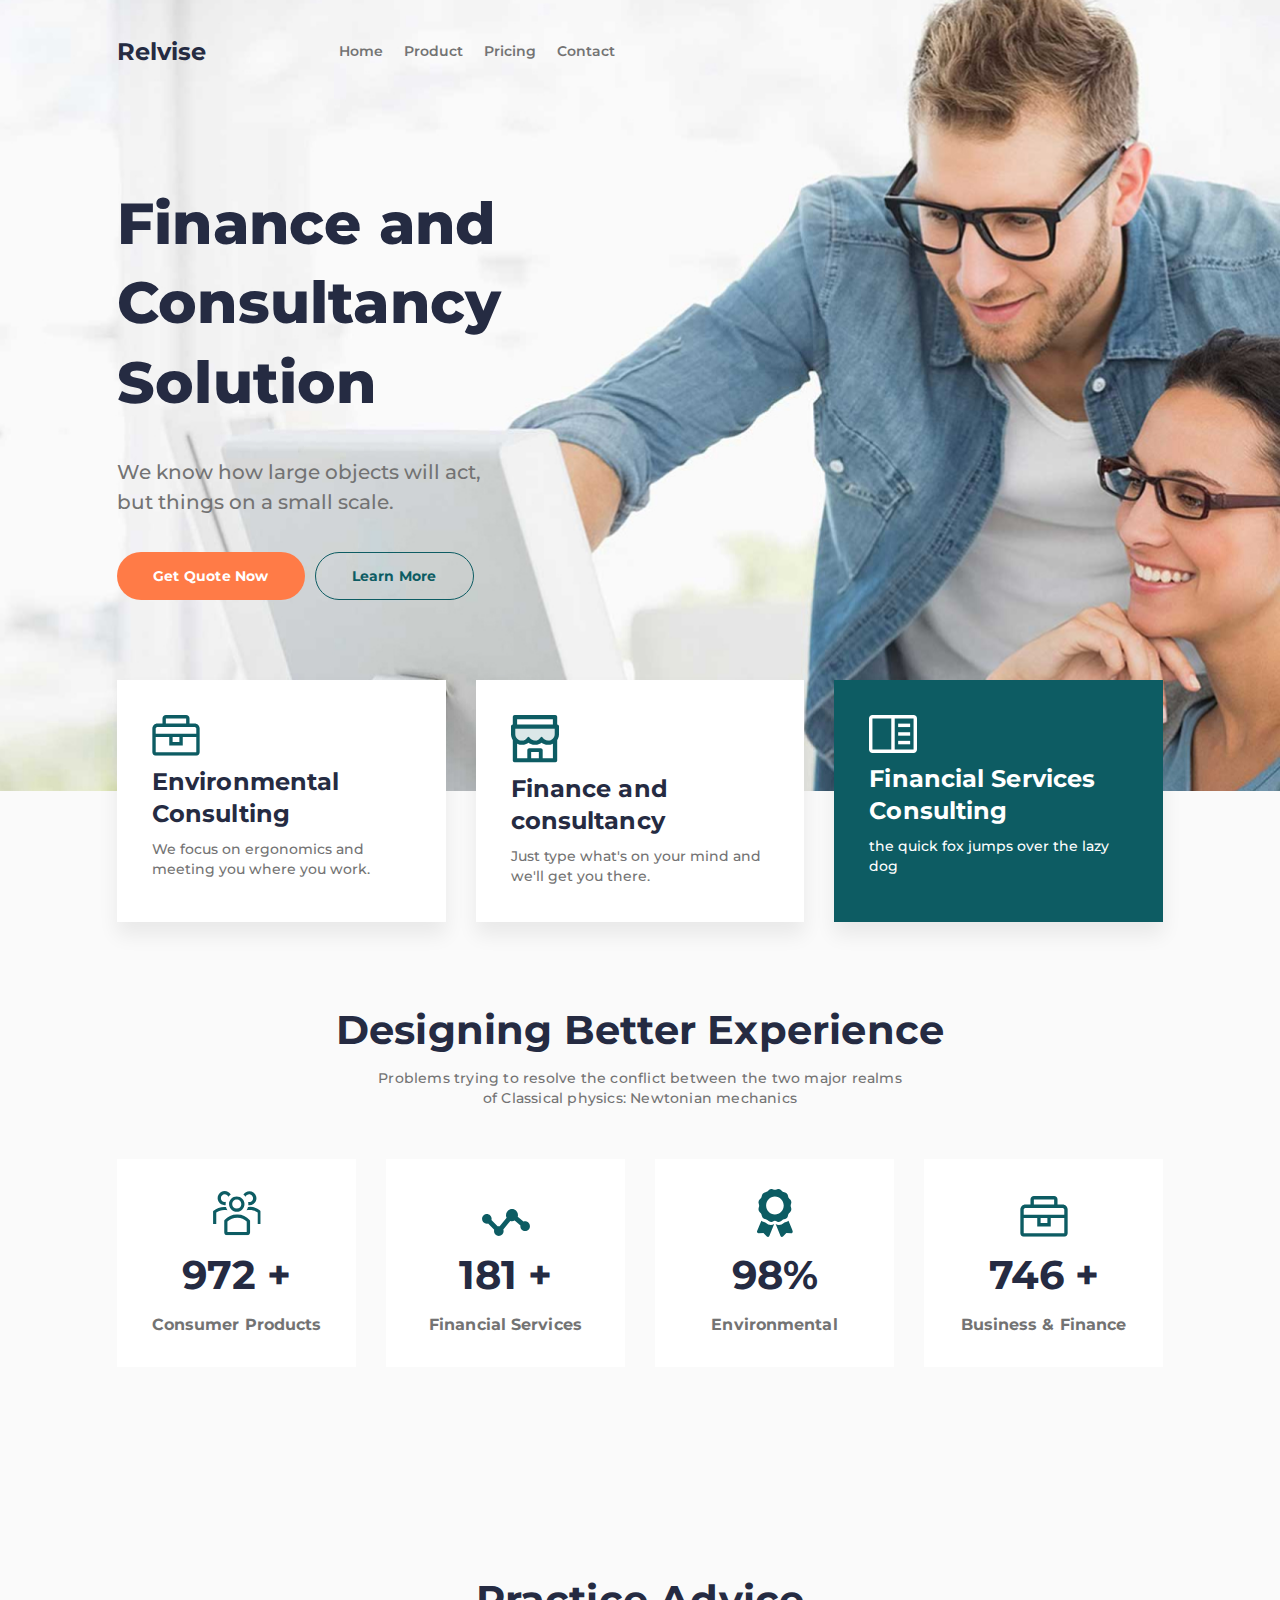
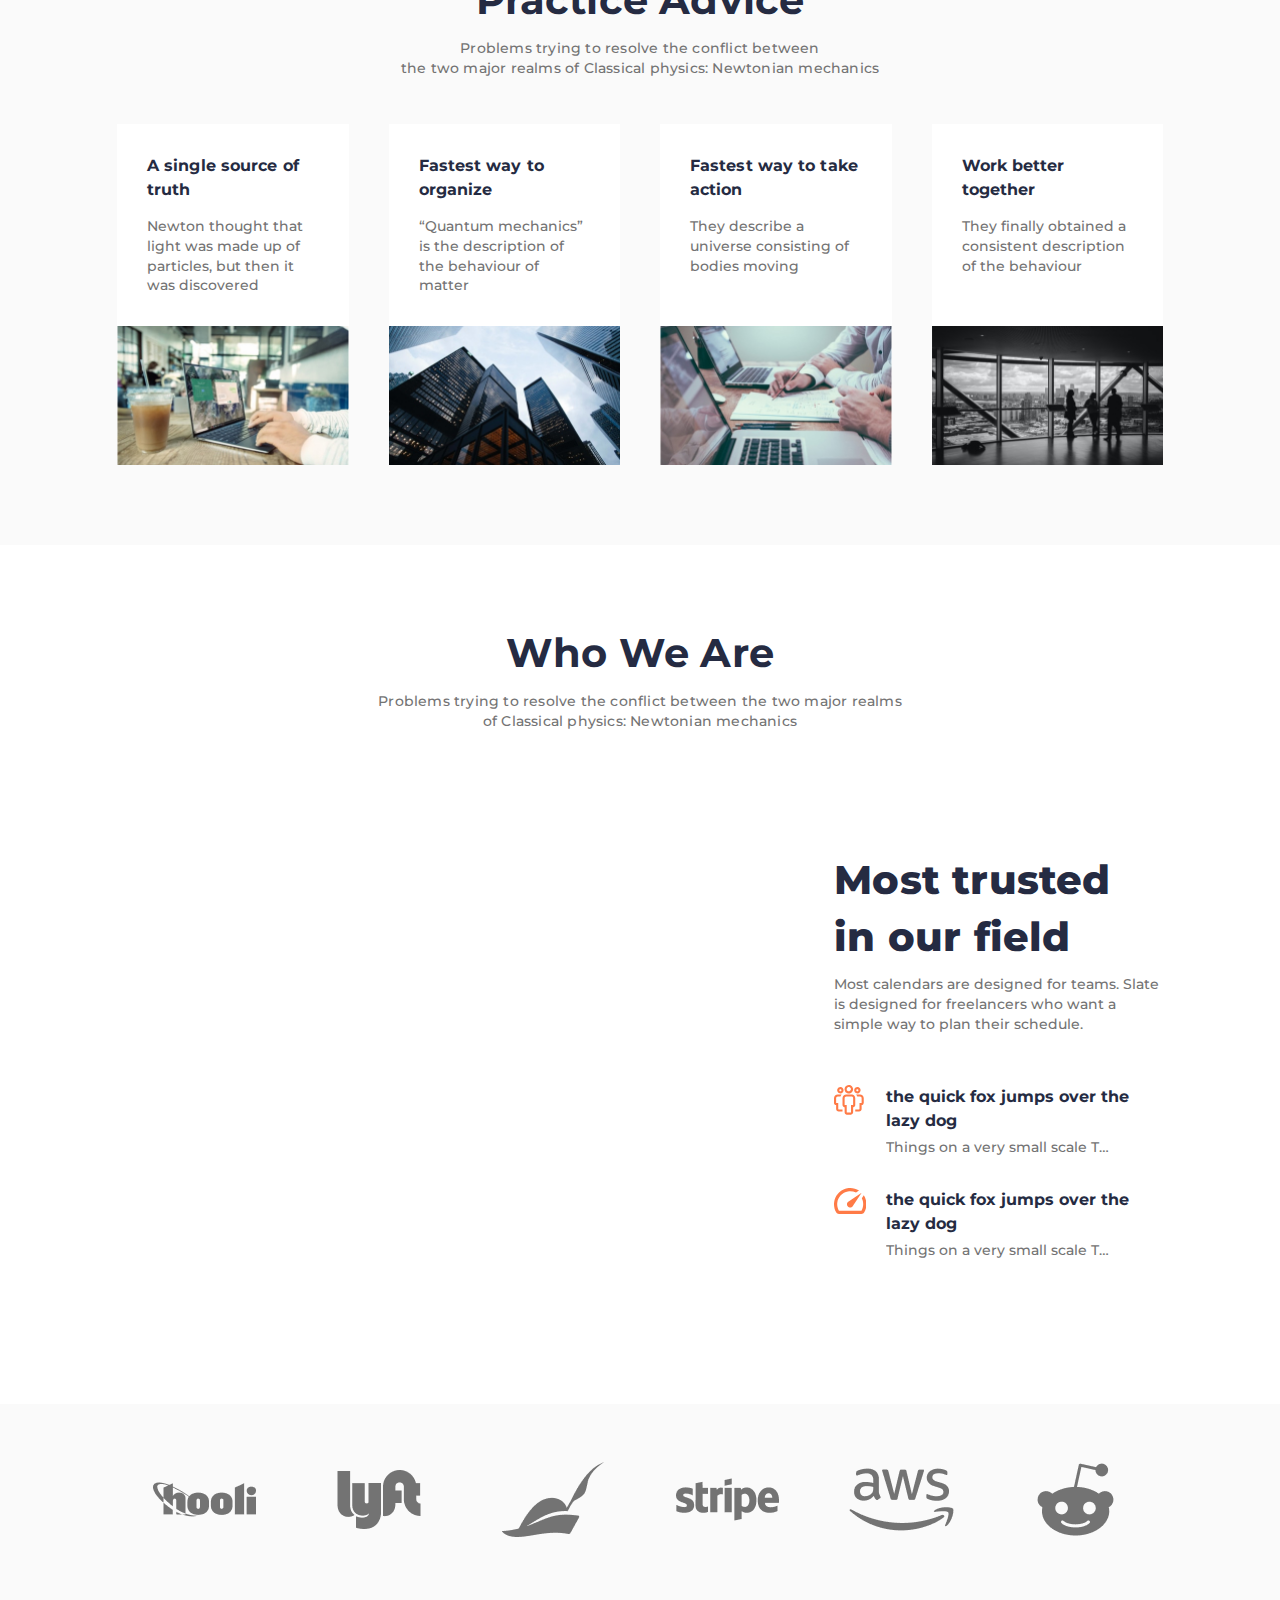
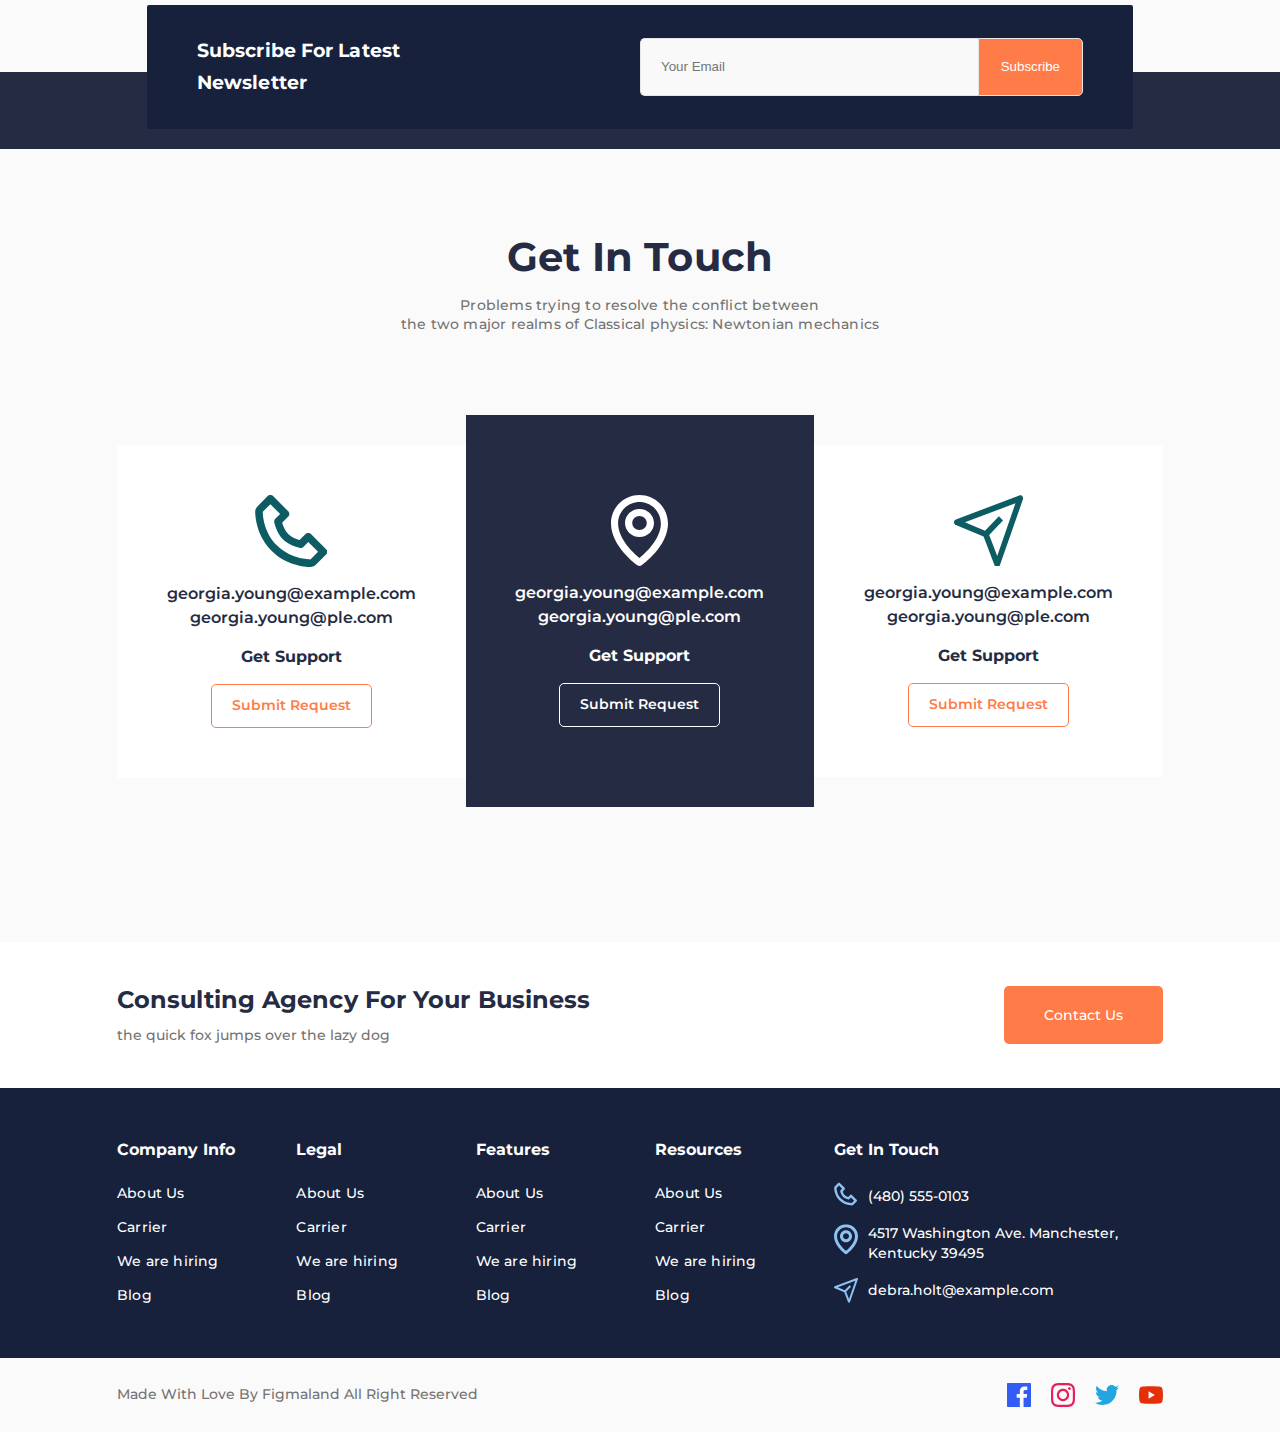
<file: index.html>
<!DOCTYPE html>
<html>

<head>
	<meta charset="UTF-8">
	<meta name="viewport" content="width=device-width, initial-scale=1.0">
	<link href="https://fonts.googleapis.com/css?family=Montserrat:regular,500,600,700,800&display=swap"
		rel="stylesheet" />
	<link rel="stylesheet" href="css/style.css">
	<title>Relvise</title>
</head>

<body>
	<div class="wrapper">
		<header class="header">
			<div class="header__container _container">
				<a href="" class="header__logo">
					Relvise
				</a>
				<nav class="header__menu menu">
					<ul class="menu__list">
						<li class="menu__item">
							<a href="" class="menu__link">Home</a>
						</li>
						<li class="menu__item">
							<a href="" class="menu__link">Product</a>
						</li>
						<li class="menu__item">
							<a href="" class="menu__link">Pricing</a>
						</li>
						<li class="menu__item">
							<a href="" class="menu__link">Contact</a>
						</li>
					</ul>
				</nav>
			</div>
		</header>
		<main class="page">
			<div class="page__main-block main-block">
				<div class="main-block__container _container">
					<div class="main-block__body">
						<h1 class="main-block__title">Finance and Consultancy Solution</h1>
						<div class="main-block__text">
							We know how large objects will act, but things on a small scale.
						</div>
						<div class="main-block__buttons">
							<a href="" class="main-block__button main-block__button_orange">Get Quote Now</a>
							<a href="" class="main-block__button main-block__button_border">Learn More</a>
						</div>
					</div>
				</div>
				<div class="main-block__image _ibg">
					<img src="img/mainblock/cover.jpg" alt="cover">
				</div>
			</div>
			<section class="page__services services">
				<div class="services__container _container">
					<div class="services__body">
						<div class="services__column">
							<div class="services__item item-service">
								<div class="item-service__icon"><img src="img/services/01.svg"
										alt="Environmental Consulting"></div>
								<h3 class="item-service__title">Environmental Consulting</h3>
								<div class="item-service__text">We focus on ergonomics and meeting you where you work.
								</div>
							</div>
						</div>
						<div class="services__column">
							<div class="services__item item-service">
								<div class="item-service__icon"><img src="img/services/02.svg"
										alt="Finance and consultancy"></div>
								<h3 class="item-service__title">Finance and consultancy</h3>
								<div class="item-service__text">Just type what's on your mind and we'll get you there.
								</div>
							</div>
						</div>
						<div class="services__column">
							<div class="services__item item-service item-service_green">
								<div class="item-service__icon"><img src="img/services/03.svg"
										alt="Financial Services Consulting"></div>
								<h3 class="item-service__title">Financial Services Consulting</h3>
								<div class="item-service__text">the quick fox jumps over the lazy dog</div>
							</div>
						</div>
					</div>
				</div>
			</section>
			<section class="page__advantages advantages">
				<div class="advantages__container _container">
					<div class="advantages__header header-block">
						<h2 class="header-block__title">Designing Better Experience</h2>
						<div class="header-block__sub-title">
							Problems trying to resolve the conflict between the two major realms <br> of Classical
							physics: Newtonian mechanics
						</div>
					</div>
					<div class="advantages__body">
						<div class="advantages__column">
							<div class="advantages__item">
								<div class="advantages__icon">
									<img src="img/advantages/01.svg" alt="Consumer Products">
								</div>
								<div class="advantages__value">972 +</div>
								<div class="advantages__text">Consumer Products</div>
							</div>
						</div>
						<div class="advantages__column">
							<div class="advantages__item">
								<div class="advantages__icon">
									<img src="img/advantages/02.svg" alt="Financial Services">
								</div>
								<div class="advantages__value">181 +</div>
								<div class="advantages__text">Financial Services</div>
							</div>
						</div>
						<div class="advantages__column">
							<div class="advantages__item">
								<div class="advantages__icon">
									<img src="img/advantages/03.svg" alt="Environmental">
								</div>
								<div class="advantages__value">98%</div>
								<div class="advantages__text">Environmental</div>
							</div>
						</div>
						<div class="advantages__column">
							<div class="advantages__item">
								<div class="advantages__icon">
									<img src="img/advantages/04.svg" alt="Business & Finance">
								</div>
								<div class="advantages__value">746 +</div>
								<div class="advantages__text">Business & Finance</div>
							</div>
						</div>
					</div>
				</div>
			</section>
			<section class="page__practice practice">
				<div class="practice__container _container">
					<div class="practice__header header-block">
						<h2 class="header-block__title">Practice Advice</h2>
						<div class="header-block__sub-title">
							Problems trying to resolve the conflict between <br>the two major realms of Classical
							physics: Newtonian mechanics
						</div>
					</div>
					<div class="practice__body">
						<div class="practice__column">
							<article class="practice__item item-practice">
								<div class="item-practice__content">
									<a href="" class="item-practice__link">
										<h4 class="item-practice__title">A single source of truth</h4>
									</a>
									<div class="item-practice__text">
										Newton thought that light was made up of particles, but then it was discovered
									</div>
								</div>
								<a href="" class="item-practice__image _ibg">
									<img src="img/practice/01.jpg" alt="A single source of truth">
								</a>
							</article>
						</div>
						<div class="practice__column">
							<article class="practice__item item-practice">
								<div class="item-practice__content">
									<a href="" class="item-practice__link">
										<h4 class="item-practice__title">Fastest way to organize</h4>
									</a>
									<div class="item-practice__text">
										“Quantum mechanics” is the description of the behaviour of matter
									</div>
								</div>
								<a href="" class="item-practice__image _ibg">
									<img src="img/practice/02.jpg" alt="Fastest way to organize">
								</a>
							</article>
						</div>
						<div class="practice__column">
							<article class="practice__item item-practice">
								<div class="item-practice__content">
									<a href="" class="item-practice__link">
										<h4 class="item-practice__title">Fastest way to take action</h4>
									</a>
									<div class="item-practice__text">
										They describe a universe consisting of bodies moving
									</div>
								</div>
								<a href="" class="item-practice__image _ibg">
									<img src="img/practice/03.jpg" alt="Fastest way to take action">
								</a>
							</article>
						</div>
						<div class="practice__column">
							<article class="practice__item item-practice">
								<div class="item-practice__content">
									<a href="" class="item-practice__link">
										<h4 class="item-practice__title">Work better together</h4>
									</a>
									<div class="item-practice__text">
										They finally obtained a consistent description of the behaviour
									</div>
								</div>
								<a href="" class="item-practice__image _ibg">
									<img src="img/practice/04.jpg" alt="Work better together">
								</a>
							</article>
						</div>
					</div>
				</div>
			</section>
			<section class="page__whoweare whoweare">
				<div class="whoweare__container _container">
					<div class="whoweare__header header-block">
						<h2 class="header-block__title">Who We Are</h2>
						<div class="header-block__sub-title">
							Problems trying to resolve the conflict between the two major realms <br> of Classical
							physics: Newtonian mechanics
						</div>
					</div>
					<div class="whoweare__body">
						<div class="whoweare__video">
							<iframe width="560" height="315" src="https://www.youtube.com/embed/Ox9jfdd_HlI"
								title="YouTube video player" frameborder="0"
								allow="accelerometer; autoplay; clipboard-write; encrypted-media; gyroscope; picture-in-picture"
								allowfullscreen></iframe>
						</div>
						<div class="whoweare__content">
							<div class="whoweare__top">
								<h2 class="whoweare__title">Most trusted in our field</h2>
								<div class="whoweare__text">Most calendars are designed for teams. Slate is designed for
									freelancers who want a simple way to plan their schedule.</div>
							</div>
							<div class="whoweare__items">
								<div class="whoweare__item item-whoweare">
									<div class="item-whoweare__icon">
										<img src="img/whoweare/icons/01.svg" alt="">
									</div>
									<div class="item-whoweare__body">
										<div class="item-whoweare__title">the quick fox jumps over the lazy dog</div>
										<div class="item-whoweare__text">Things on a very small scale Things on a very
											small scaleThings on a very small scaleThings on a very small scale</div>
									</div>
								</div>
								<div class="whoweare__item item-whoweare">
									<div class="item-whoweare__icon">
										<img src="img/whoweare/icons/02.svg" alt="">
									</div>
									<div class="item-whoweare__body">
										<div class="item-whoweare__title">the quick fox jumps over the lazy dog</div>
										<div class="item-whoweare__text">Things on a very small scale Things on a very
											small scaleThings on a very small scaleThings on a very small scale</div>
									</div>
								</div>
							</div>
						</div>
					</div>
				</div>
			</section>
			<div class="page__clients clients">
				<div class="clients__container _container">
					<div class="clients__items">
						<div class="clients__item">
							<img src="img/clients/01.png" alt="clients">
						</div>
						<div class="clients__item">
							<img src="img/clients/02.png" alt="clients">
						</div>
						<div class="clients__item">
							<img src="img/clients/03.png" alt="clients">
						</div>
						<div class="clients__item">
							<img src="img/clients/04.png" alt="clients">
						</div>
						<div class="clients__item">
							<img src="img/clients/05.png" alt="clients">
						</div>
						<div class="clients__item">
							<img src="img/clients/06.png" alt="clients">
						</div>
					</div>
				</div>
			</div>
			<section class="page__subscribe subscribe">
				<div class="subscribe__container _container">
					<div class="subscribe__body">
						<h4 class="subscribe__title">Subscribe For Latest Newsletter</h4>
						<form action="#" class="subscribe__form">
							<input autocomplete="off" type="email" required name="form[]" placeholder="Your Email"
								class="subscribe__input">
							<button type="submit" class="subscribe__button">Subscribe</button>
						</form>
					</div>
				</div>
			</section>
			<section class="page__getintouch getintouch">
				<div class="getintouch__container _container">
					<div class="getintouch__header header-block">
						<h2 class="header-block__title">Get In Touch</h2>
						<div class="header-block__sub-title">
							Problems trying to resolve the conflict between <br> the two major realms of Classical
							physics: Newtonian mechanics
						</div>
					</div>
					<div class="getintouch__items">
						<div class="getintouch__item item-getintouch">
							<div class="item-getintouch__icon">
								<img src="img/getintouch/01.svg" alt="getintouch">
							</div>
							<div class="item-getintouch__emails">
								<a href="mailto:georgia.young@example.com"
									class="item-getintouch__email">georgia.young@example.com</a>
								<a href="mailto:georgia.young@ple.com"
									class="item-getintouch__email">georgia.young@ple.com</a>
							</div>
							<div class="item-getintouch__label">Get Support</div>
							<a href="" class="item-getintouch__button">Submit Request</a>
						</div>
						<div class="getintouch__item item-getintouch item-getintouch_active">
							<div class="item-getintouch__icon">
								<img src="img/getintouch/02.svg" alt="getintouch">
							</div>
							<div class="item-getintouch__emails">
								<a href="mailto:georgia.young@example.com"
									class="item-getintouch__email">georgia.young@example.com</a>
								<a href="mailto:georgia.young@ple.com"
									class="item-getintouch__email">georgia.young@ple.com</a>
							</div>
							<div class="item-getintouch__label">Get Support</div>
							<a href="" class="item-getintouch__button">Submit Request</a>
						</div>
						<div class="getintouch__item item-getintouch">
							<div class="item-getintouch__icon">
								<img src="img/getintouch/03.svg" alt="getintouch">
							</div>
							<div class="item-getintouch__emails">
								<a href="mailto:georgia.young@example.com"
									class="item-getintouch__email">georgia.young@example.com</a>
								<a href="mailto:georgia.young@ple.com"
									class="item-getintouch__email">georgia.young@ple.com</a>
							</div>
							<div class="item-getintouch__label">Get Support</div>
							<a href="" class="item-getintouch__button">Submit Request</a>
						</div>
					</div>
				</div>
			</section>
			<section class="page__contact contact">
				<div class="contact__container _container">
					<div class="contact__body">
						<div class="contact__content">
							<h4 class="contact__title">Consulting Agency For Your Business</h4>
							<div class="contact__text">the quick fox jumps over the lazy dog</div>
						</div>
						<a href="" class="contact__button">Contact Us</a>
					</div>
				</div>
			</section>
		</main>
		<footer class="footer">
			<div class="footer__top">
				<div class="footer__main _container">
					<div class="footer__row">
						<div class="footer__column">
							<div class="footer__label">Company Info</div>
							<nav class="footer__menu menu-footer">
								<ul class="menu-footer__list">
									<li class="menu-footer__item"><a href="" class="menu-footer__link">About Us</a></li>
									<li class="menu-footer__item"><a href="" class="menu-footer__link">Carrier</a></li>
									<li class="menu-footer__item"><a href="" class="menu-footer__link">We are hiring</a>
									</li>
									<li class="menu-footer__item"><a href="" class="menu-footer__link">Blog</a></li>
								</ul>
							</nav>
						</div>
						<div class="footer__column">
							<div class="footer__label">Legal</div>
							<nav class="footer__menu menu-footer">
								<ul class="menu-footer__list">
									<li class="menu-footer__item"><a href="" class="menu-footer__link">About Us</a></li>
									<li class="menu-footer__item"><a href="" class="menu-footer__link">Carrier</a></li>
									<li class="menu-footer__item"><a href="" class="menu-footer__link">We are hiring</a>
									</li>
									<li class="menu-footer__item"><a href="" class="menu-footer__link">Blog</a></li>
								</ul>
							</nav>
						</div>
						<div class="footer__column">
							<div class="footer__label">Features</div>
							<nav class="footer__menu menu-footer">
								<ul class="menu-footer__list">
									<li class="menu-footer__item"><a href="" class="menu-footer__link">About Us</a></li>
									<li class="menu-footer__item"><a href="" class="menu-footer__link">Carrier</a></li>
									<li class="menu-footer__item"><a href="" class="menu-footer__link">We are hiring</a>
									</li>
									<li class="menu-footer__item"><a href="" class="menu-footer__link">Blog</a></li>
								</ul>
							</nav>
						</div>
						<div class="footer__column">
							<div class="footer__label">Resources</div>
							<nav class="footer__menu menu-footer">
								<ul class="menu-footer__list">
									<li class="menu-footer__item"><a href="" class="menu-footer__link">About Us</a></li>
									<li class="menu-footer__item"><a href="" class="menu-footer__link">Carrier</a></li>
									<li class="menu-footer__item"><a href="" class="menu-footer__link">We are hiring</a>
									</li>
									<li class="menu-footer__item"><a href="" class="menu-footer__link">Blog</a></li>
								</ul>
							</nav>
						</div>
						<div class="footer__column">
							<div class="footer__label">Get In Touch</div>
							<div class="footer__contacts contacts-footer">
								<a href="tel:4805550103" class="contacts-footer__item contacts-footer__item_phone">(480)
									555-0103</a>
								<a href="" class="contacts-footer__item contacts-footer__item_map">4517 Washington Ave.
									Manchester, Kentucky 39495</a>
								<a href="mailto:debra.holt@example.com"
									class="contacts-footer__item contacts-footer__item_email">debra.holt@example.com</a>
							</div>
						</div>
					</div>
				</div>
			</div>
			<div class="footer__bottom">
				<div class="footer__container _container">
					<div class="footer__copy">Made With Love By Figmaland All Right Reserved </div>
					<div class="footer__social social">
						<a href="" class="social__item">
							<img src="img/footer/social/01.svg" alt="social">
						</a>
						<a href="" class="social__item">
							<img src="img/footer/social/02.svg" alt="social">
						</a>
						<a href="" class="social__item">
							<img src="img/footer/social/03.svg" alt="social">
						</a>
						<a href="" class="social__item">
							<img src="img/footer/social/04.svg" alt="social">
						</a>
					</div>
				</div>
			</div>
		</footer>
	</div>

	<script src="js/script.js"></script>
</body>

</html>
</file>
<file: css/style.css>
/* Обнуление */
*,
*::before,
*::after {
	padding: 0;
	margin: 0;
	border: 0;
	box-sizing: border-box;
}

a {
	text-decoration: none;
}

ul,
ol,
li {
	list-style: none;
}

img {
	vertical-align: top;
}

h1,
h2,
h3,
h4,
h5,
h6 {
	font-weight: inherit;
	font-size: inherit;
}

html,
body {
	height: 100%;
	line-height: 1;
	background: #fafafa;
	font-size: 14px;
	color: #252b42;
	font-weight: 500;
	font-family: Montserrat;
}

.wrapper {
	min-height: 100%;
	overflow: hidden;
	display: flex;
	flex-direction: column;
}

/* ---------------------------------------------------------------------------- */
._container {
	max-width: 1046px;
	padding: 0px 15px;
	margin: 0px auto;
	box-sizing: content-box;
}

._ibg {
	position: relative;
}

._ibg img {
	position: absolute;
	width: 100%;
	height: 100%;
	top: 0;
	left: 0;
	object-fit: cover;
}

/* ---ШАПКА------------------------------------------------------------------------- */
.header {
	position: absolute;
	width: 100%;
	left: 0;
	top: 0;
	z-index: 50;
}

.header__container {
	display: flex;
	min-height: 104px;
	align-items: center;
}

@media (max-width: 479px) {
	.header__container {
		min-height: 70px;
	}
}

.header__logo {
	font-size: 24px;
	font-weight: 700;
	color: inherit;
}

.header__menu {
	margin: 0px 0px 0px 133px;
}

@media (max-width: 992px) {
	.header__menu {
		margin: 0px 0px 0px 80px;
	}
}

@media (max-width: 767px) {
	.header__menu {
		margin: 0px 0px 0px 40px;
	}
}

@media (max-width: 479px) {
	.header__menu {
		margin: 0px 0px 0px 20px;
	}
}

.menu {
	padding: 5px 0;
}

.menu__list {
	flex-wrap: wrap;
	display: flex;
}

.menu__item {}

.menu__item:not(:last-child) {
	margin: 0px 21px 0px 0px;
}

.menu__link {
	color: #737373;
	font-weight: 600;
	line-height: calc(24 / 14 * 100%);
}

.menu__link:hover {
	text-decoration: underline;
}

@media (max-width: 479px) {
	.menu__link {
		font-size: 18px;
	}
}

/* ---PAGE------------------------------------------------------------------------- */
.page {
	flex: 1 1 auto;
}

.page__main-block {}

.page__services {
	position: relative;
	z-index: 2;
	margin: -111px 0px 0px 0px;
}

.page__advantages {}

.page__practice {}

.page__whoweare {}

.page__clients:not(:last-child) {
	margin: 0px 0px 10px 0px;
}

.page__subscribe {}

.page__getintouch {}

.page__contact {}

/* ---HEADER-BLOCK------------------------------------------------------------------------- */
.header-block {
	text-align: center;
	letter-spacing: 0.2px;
}

.header-block__title {
	line-height: 142%;
	font-weight: 700;
	font-size: 40px;
}

.header-block__title:not(:last-child) {
	margin: 0px 0px 10px 0px;
}

.header-block__sub-title {
	line-height: 142%;
	color: #737373;
}

@media (max-width: 992px) {
	.header-block__title {
		font-size: 35px;
	}
}

@media (max-width: 767px) {
	.header-block__title {
		font-size: 30px;
	}
}

/* ---ПОДВАЛ------------------------------------------------------------------------- */
.footer {}

/* ---MAIN-BLOCK------------------------------------------------------------------------- */
.main-block {
	position: relative;
}

.main-block__container {}

.main-block__body {
	padding: 184px 0px 191px 0px;
	position: relative;
	z-index: 2;
	max-width: 400px;
}

@media (max-width: 992px) {
	.main-block__body {
		padding: 120px 0px 191px 0px;
	}
}

@media (max-width: 479px) {
	.main-block__body {
		padding: 115px 0px 160px 0px;
	}
}

.main-block__body>*:not(:last-child) {
	margin: 0px 0px 35px 0px;
}

.main-block__title {
	font-size: 58px;
	line-height: 137%;
	letter-spacing: 0.2px;
	font-weight: 800;
}

@media (max-width: 479px) {
	.main-block__title {
		font-size: 42px;
	}
}

.main-block__text {
	color: #737373;
	font-size: 20px;
	line-height: 150%;
}

@media (max-width: 479px) {
	.main-block__text {
		color: #585757;
	}
}

.main-block__buttons {
	display: flex;
	flex-wrap: wrap;
	margin: -10px 0;
}

.main-block__button {
	border-radius: 37px;
	display: flex;
	min-height: 48px;
	justify-content: center;
	align-items: center;
	letter-spacing: 0.2px;
	font-weight: 700;
	text-align: center;
	line-height: 150%;
	padding: 5px 36px;
	margin: 10px 0;
	transition: all 0.3s ease 0s;
}

@media (max-width: 479px) {
	.main-block__button {
		flex: 1 1 100%;
	}
}

@media (min-width: 479px) {
	.main-block__button:not(:last-child) {
		margin-right: 10px;
	}
}

.main-block__button_orange {
	background: #ff7b47;
	color: #fff;
}

.main-block__button_orange:hover {
	background-color: #fff;
	color: #ff7b47;
}

.main-block__button_border {
	color: #0d5c63;
	border: 1px solid #0d5c63;
}

.main-block__button_border:hover {
	background-color: #0d5c63;
	color: #fff;
}

.main-block__image {
	position: absolute;
	width: 100%;
	height: 100%;
	top: 0;
	left: 0;
}

@media (max-width: 1300px) {
	.main-block__image img {
		object-position: right;
	}
}

@media (max-width: 992px) {
	.main-block__image {
		opacity: 0.5;
	}
}

/* ----------------------------------- */
.services {}

.services__container {}

.services__body {}

@media (min-width: 670px) {
	.services__body {
		display: flex;
		flex-wrap: wrap;
		margin: 0px -15px;
	}
}

.services__column {
	flex: 0 1 33.333%;
}

@media (min-width: 670px) {
	.services__column {
		padding: 0px 15px;
	}
}

@media (max-width: 992px) {
	.services__column {
		flex: 0 1 50%;
	}

	.services__column:not(:last-child) {
		margin: 0px 0px 30px 0px;
	}

	.services__column:last-child {
		flex: 1 1 100%;
	}
}

.services__item {
	height: 100%;
	box-shadow: 0px 13px 19px rgba(0, 0, 0, 0.07);
	background-color: #fff;
	padding: 35px;
}

@media (max-width: 479px) {
	.services__item {
		padding: 25px;
	}
}

.item-service {}

.item-service_green {
	background-color: #0d5c63;
}

.item-service_green .item-service__title {
	color: #fff;
}

.item-service_green .item-service__text {
	color: #fff;
}

.item-service>*:not(:last-child) {
	margin: 0px 0px 10px 0px;
}

.item-service__icon {}

.item-service__title {
	font-weight: 700;
	letter-spacing: 0.1px;
	font-size: 24px;
	line-height: 133%;
}

.item-service__text {
	color: #737373;
	line-height: 142%;
}

/* --------------------------------------------- */
.advantages {
	padding: 80px 0;
}

@media (max-width: 992px) {
	.advantages {
		padding: 50px 0;
	}
}

@media (max-width: 767px) {
	.advantages {
		padding: 40px 0;
	}
}

.advantages__container {}

.advantages__header {
	margin: 0px 0px 50px 0px;
}

@media (max-width: 767px) {
	.advantages__header {
		margin: 0px 0px 25px 0px;
	}
}

.advantages__body {
	display: flex;
	flex-wrap: wrap;
	margin: 0px -15px -30px;
}

.advantages__column {
	padding: 0px 15px;
	margin: 0px 0px 30px 0px;
	flex: 0 1 25%;
}

@media (max-width: 1020px) {
	.advantages__column {
		flex: 0 1 50%;
	}
}

@media (max-width: 560px) {
	.advantages__column {
		flex: 0 1 100%;
	}
}

.advantages__item {
	background-color: #fff;
	padding: 30px;
	font-weight: 700;
	text-align: center;
}

.advantages__item>*:not(:last-child) {
	margin: 0px 0px 10px 0px;
}

.advantages__icon {
	height: 48px;
	display: flex;
	align-items: flex-end;
	justify-content: center;
}

.advantages__value {
	font-size: 40px;
	line-height: 142%;
}

.advantages__text {
	letter-spacing: 0.1px;
	color: #737373;
	font-size: 16px;
	line-height: 150%;
}

/* -------------------------------- */
.practice {
	padding: 125px 0px 80px 0px;
}

@media (max-width: 993px) {
	.practice {
		padding: 40px 0px 80px 0px;
	}
}

@media (max-width: 767px) {
	.practice {
		padding: 0px 0px 40px 0px;
	}
}

.practice__container {}

.practice__header {
	margin: 0px 0px 45px 0px;
}

@media (max-width: 767px) {
	.practice__header {
		margin: 0px 0px 25px 0px;
	}
}

.practice__body {
	margin: 0px -20px -30px;
	display: flex;
	flex-wrap: wrap;
}

.practice__column {
	padding: 0px 20px;
	margin: 0px 0px 30px 0px;
	flex: 0 1 25%;
}

@media (max-width: 1040px) {
	.practice__column {
		flex: 0 1 50%;
	}
}

@media (max-width: 630px) {
	.practice__column {
		flex: 0 1 100%;
	}
}

.practice__item {}

.item-practice {
	background-color: #fff;
	display: flex;
	height: 100%;
	flex-direction: column;
}

.item-practice__content {
	padding: 30px;
	flex: 1 1 auto;
}

.item-practice__link {
	color: inherit;
	display: inline-block;
}

.item-practice__link:hover {
	text-decoration: underline;
}

.item-practice__link:not(:last-child) {
	margin: 0px 0px 15px 0px;
}

.item-practice__title {
	letter-spacing: 0.1px;
	font-size: 16px;
	font-weight: 700;
	line-height: 150%;
}

.item-practice__text {
	color: #737373;
	line-height: 142%;
}

.item-practice__image {
	display: block;
	padding: 0px 0px 60% 0px;
}

/* ------------------------------------- */
.whoweare {
	background: #ffffff;
	padding: 80px 0px 130px 0px;
}

.whoweare__container {}

.whoweare__header {
	margin: 0px 0px 100px 0px;
}

.whoweare__body {
	display: flex;
	align-items: flex-start;
}

.whoweare__video {
	flex: 0 0 57%;
	position: relative;
	padding: 0px 0px 42.25% 0px;
}

.whoweare__video iframe {
	position: absolute;
	width: 100%;
	height: 100%;
	top: 0;
	left: 0;
	object-fit: cover;
}

.whoweare__content {
	flex: 1 1 auto;
	padding: 20px 0px 0px 121px;
}

.whoweare__title {
	font-weight: 800;
	font-size: 40px;
	line-height: 142%;
	letter-spacing: 0.2px;
}

.whoweare__title:not(:last-child) {
	margin: 0px 0px 10px 0px;
}

.whoweare__text {
	color: #737373;
	line-height: 142%;
}

.whoweare__top:not(:last-child) {
	margin: 0px 0px 50px 0px;
}

.whoweare__items {}

.whoweare__item {}

.whoweare__item:not(:last-child) {
	margin: 0px 0px 30px 0px;
}

.item-whoweare {
	display: flex;
}

.item-whoweare__icon {
	flex: 0 0 32px;
}

.item-whoweare__body {
	flex: 1 1 auto;
	padding: 0px 0px 0px 20px;
}

.item-whoweare__title {
	font-weight: 700;
	font-size: 16px;
	line-height: 150%;
}

.item-whoweare__title:not(:last-child) {
	margin: 0px 0px 5px 0px;
}

.item-whoweare__text {
	color: #737373;
	white-space: nowrap;
	line-height: 142%;
	width: 225px;
	overflow: hidden;
	text-overflow: ellipsis;
}

@media (max-width: 1080px) {
	.whoweare__content {
		padding: 0px 0px 0px 50px;
	}
}

@media (max-width: 950px) {
	.whoweare {
		padding: 50px 0px 50px 0px;
	}

	.whoweare__body {
		flex-direction: column-reverse;
		align-items: stretch;
	}

	.whoweare__title {
		font-size: 24px;
	}

	.whoweare__content {
		padding: 0px 0px 0px 0px;
	}

	.whoweare__video {
		padding: 0px 0px 56.25% 0px;
	}

	.whoweare__video:not(:last-child) {
		margin: 50px 0px 0px 0px;
	}

	.whoweare__header {
		margin: 0px 0px 30px 0px;
	}
}

@media (max-width: 767px) {
	.whoweare {
		padding: 20px 0px 50px 0px;
	}

	.whoweare__top:not(:last-child) {
		margin: 0px 0px 30px 0px;
	}

	.whoweare__video:not(:last-child) {
		margin: 30px 0px 0px 0px;
	}
}

/* ----------------------------------- */
.clients {
	padding: 50px 0;
}

@media (max-width: 767px) {
	.clients {
		padding: 30px 0;
	}
}

.clients__container {}

.clients__items {
	display: flex;
	align-items: center;
	flex-wrap: wrap;
	justify-content: center;
}

.clients__item {
	padding: 8px 15px;
	flex: 0 1 16.6667%;
	text-align: center;
	min-width: 140px;
}

.clients__item img {
	max-width: 100%;
}

/* ----------------------------- */
.subscribe {
	position: relative;
	padding: 0px 0px 20px 0px;
}

.subscribe::before {
	content: "";
	position: absolute;
	bottom: 0;
	width: 100%;
	height: 77px;
	left: 0;
	background: #252b42;
}

.subscribe__container {}

.subscribe__body {
	position: relative;
	z-index: 2;
	padding: 30px 50px;
	align-items: center;
	background: #17213c;
	border-radius: 2px;
}

@media (min-width: 1070px) {
	.subscribe__body {
		margin: 0px 30px;
	}
}

.subscribe__title {
	color: #fff;
	font-size: 133%;
	line-height: 32px;
	font-weight: 700;
	letter-spacing: 0.1px;
}

@media (max-width: 810px) {
	.subscribe__title {
		margin: 0px 0px 20px 0px;
	}

	.subscribe__body {
		margin: 0px -15px;
		padding: 20px 15px;
	}
}

@media (min-width: 810px) {
	.subscribe__title {
		max-width: 266px;
	}

	.subscribe__body {
		display: flex;
		justify-content: space-between;
	}
}

.subscribe__form {
	flex: 0 1 50%;
	display: flex;
	align-items: center;
}

.subscribe__input {
	width: 100%;
	flex: 1 1 auto;
	min-height: 58px;
	background: #f9f9f9;
	color: #737373;
	padding: 0px 20px;
	border: 1px solid #e6e6e6;
	border-right: 0;
	box-sizing: border-box;
	border-radius: 5px 0 0 5px;
}

.subscribe__input:focus {
	color: #000;
}

.subscribe__button {
	background: #ff7b47;
	border: 1px solid #e6e6e6;
	border-radius: 0px 5px 5px 0px;
	display: flex;
	min-height: 58px;
	justify-content: center;
	align-items: center;
	cursor: pointer;
	text-align: center;
	color: #fff;
	transition: all 0.3s ease 0s;
	padding: 0px 22px;
}

.subscribe__button:hover {
	background: #ca6137;
}

@media (max-width: 810px) {
	.subscribe__button {
		padding: 0px 15px;
	}

	.subscribe__input {
		padding: 0px 15px;
	}
}

/* ----------------------------------- */
.getintouch {
	padding: 80px 0px 135px 0px;
}

.getintouch__container {}

.getintouch__header {
	margin: 0px 0px 80px 0px;
}

.getintouch__items {
	margin: 0px -15px;
}

.getintouch__item {
	flex: 0 1 33.333%;
}

.item-getintouch {
	display: flex;
	flex-direction: column;
	justify-content: center;
	align-items: center;
	background-color: #fff;
	padding: 50px 15px;
}

.item-getintouch_active {
	background: #252b42;
	padding: 80px 15px;
	color: #fff;
}

.item-getintouch_active .item-getintouch__button {
	border: 1px solid #fff;
	color: #fff;
}

.item-getintouch>*:not(:last-child) {
	margin: 0px 0px 15px 0px;
}

.item-getintouch__icon {}

.item-getintouch__emails {
	display: flex;
	flex-direction: column;
	justify-content: center;
	align-items: center;
}

.item-getintouch__email {
	color: inherit;
	font-weight: 600;
	line-height: 150%;
	font-size: 16px;
}

.item-getintouch__email:hover {
	text-decoration: underline;
}

.item-getintouch__label {
	font-weight: 700;
	font-size: 16px;
	line-height: 150%;
}

.item-getintouch__button {
	border: 1px solid #ff7b47;
	min-height: 44px;
	display: flex;
	font-weight: 600;
	justify-content: center;
	align-items: center;
	color: #ff7b47;
	line-height: 142%;
	padding: 5px 20px;
	text-align: center;
	transition: all 0.3s ease 0s;
	border-radius: 5px;
}

.item-getintouch__button:hover {
	border: 1px solid #ff7b47;
	background-color: #ff7b47;
	color: #fff;
}

@media (min-width: 992px) {
	.getintouch__items {
		margin: 0;
		display: flex;
		align-items: center;
	}
}

@media (max-width: 992px) {
	.getintouch {
		padding: 50px 0px;
	}

	.getintouch__header {
		margin: 0px 0px 50px 0px;
	}

	.item-getintouch_active {
		padding: 50px 15px;
	}
}

@media (max-width: 767px) {
	.getintouch__header {
		margin: 0px 0px 30px 0px;
	}
}

/* ------------------------------------------ */
.contact {
	background-color: #fff;
	padding: 42px 0;
}

.contact__container {}

.contact__content {
	padding: 0px 0px 20px 0px;
}

@media (min-width: 767px) {
	.contact__body {
		display: flex;
		align-items: center;
		justify-content: space-between;
	}

	.contact__content {
		padding: 0px 20px 0px 0px;
	}
}

.contact__title {
	font-weight: 700;
	letter-spacing: 0.1px;
	font-size: 24px;
	line-height: 133%;
}

.contact__title:not(:last-child) {
	margin: 0px 0px 10px 0px;
}

.contact__text {
	color: #737373;
	line-height: 142%;
}

.contact__button {
	display: flex;
	background-color: #ff7b47;
	border-radius: 5px;
	min-height: 58px;
	padding: 5px 40px;
	transition: background-color 0.3s ease 0s;
	justify-content: center;
	align-items: center;
	text-align: center;
	color: #fff;
}

.contact__button:hover {
	background-color: #aa5330;
}

/* --------------------------------------------------- */

.footer {}

.footer__top {
	background: #17213c;
	padding: 35px 0;
}

.footer__main {}

.footer__row {
	display: flex;
	flex-wrap: wrap;
	margin: 0px -15px;
}

.footer__column {
	padding: 15px 15px;
	flex: 0 1 16.6667%;
}

.footer__column:last-child {
	flex: 0 1 33.334%;
}

@media (max-width: 992px) {
	.footer__column {
		flex: 0 1 25%;
	}

	.footer__column:last-child {
		flex: 1 1 100%;
	}
}

@media (max-width: 992px) {
	.footer__column {
		flex: 0 1 50%;
	}
}

.footer__label {
	color: #fff;
	font-weight: 700;
	font-size: 16px;
	line-height: 150%;
	margin: 0px 0px 20px 0px;
}

.footer__menu {}

.menu-footer {}

.menu-footer__list {}

.menu-footer__item:not(:last-child) {
	margin: 0px 0px 10px 0px;
}

.menu-footer__link {
	color: #fff;
	display: inline-block;
	line-height: 171%;
	letter-spacing: 0.2px;
}

.menu-footer__link:hover {
	text-decoration: underline;
}

.footer__contacts {}

.contacts-footer {
	display: flex;
	flex-direction: column;
}

.contacts-footer__item {
	padding: 0px 0px 0px 34px;
	line-height: 142%;
	display: flex;
	align-items: center;
	color: #ffffff;
	min-height: 30px;
}

.contacts-footer__item:hover {
	text-decoration: underline;
}

.contacts-footer__item:not(:last-child) {
	margin: 0px 0px 12px 0px;
}

.contacts-footer__item_phone {
	background: url("../img/footer/icons/01.svg") 0 0 no-repeat;
}

.contacts-footer__item_map {
	background: url("../img/footer/icons/02.svg") 0 0 no-repeat;
}

.contacts-footer__item_email {
	background: url("../img/footer/icons/03.svg") 0 0 no-repeat;
}

.footer__bottom {
	padding: 25px 0;
}

.footer__container {
	display: flex;
	justify-content: space-between;
	align-items: center;
}

.footer__copy {
	color: #737373;
	line-height: 171%;
}

.footer__social {}

.social {
	display: flex;
	align-items: center;
}

.social__item:not(:last-child) {
	margin: 0px 20px 0px 0px;
}

@media (max-width: 767px) {
	.footer__container {
		flex-direction: column;
	}

	.footer__copy {
		margin: 0px 0px 15px 0px;
		text-align: center;
	}
}
</file>
